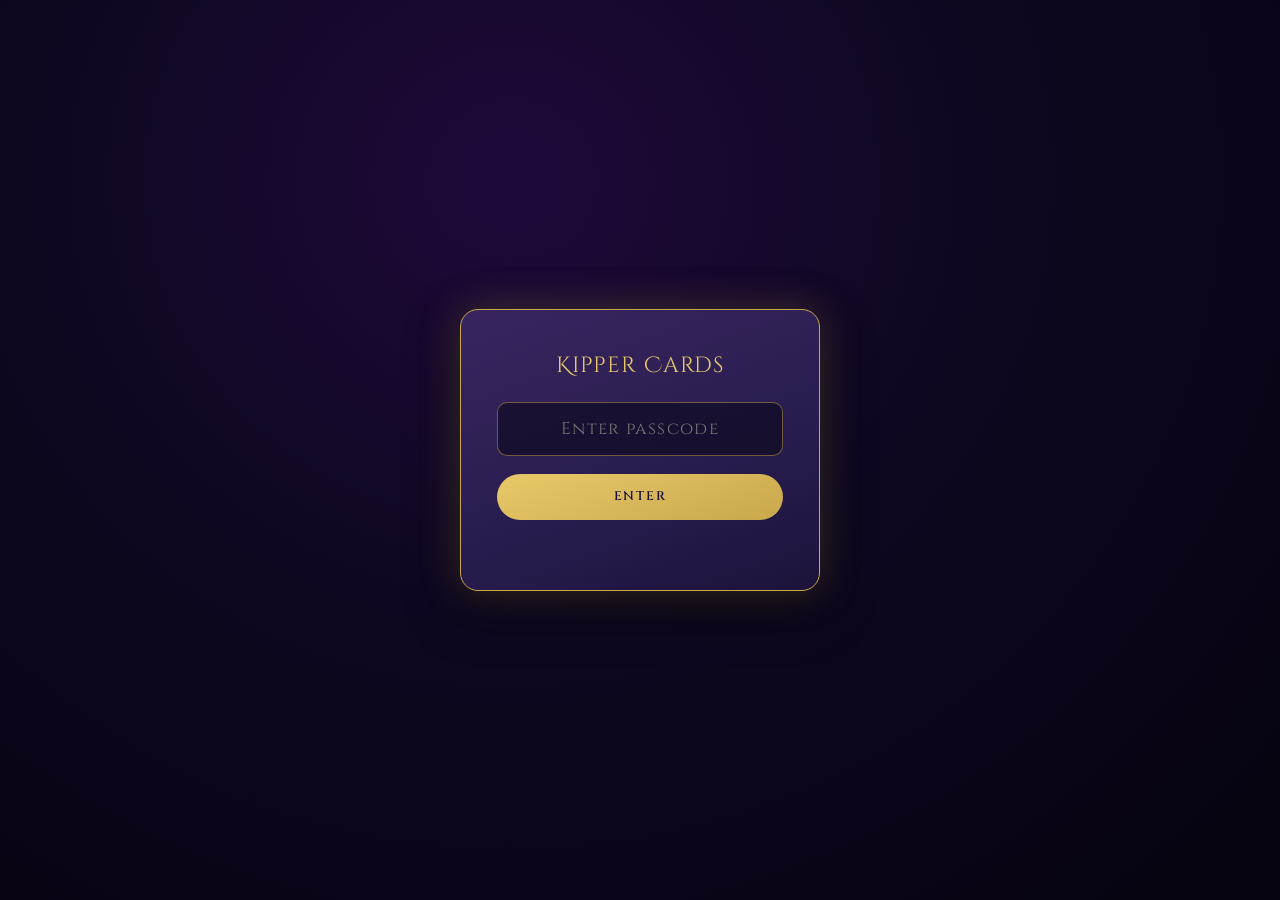
<file: index.html>
<!doctype html>
<html lang="en-GB">
  <head>
    <meta charset="utf-8">
    <meta name="viewport" content="width=device-width, initial-scale=1">
    <meta name="theme-color" content="#0e0720">
    <meta name="description" content="Kipper Cards — a 39-card Kipper oracle reading app, read by neighbouring combinations.">
    <title>Kipper Cards</title>
    <link rel="manifest" href="manifest.json">
    <link rel="icon" href="icons/icon-192.png">
    <link rel="apple-touch-icon" href="icons/icon-512.png">
    <link rel="preconnect" href="https://fonts.googleapis.com">
    <link rel="preconnect" href="https://fonts.gstatic.com" crossorigin>
    <link href="https://fonts.googleapis.com/css2?family=Cinzel+Decorative:wght@400;700&family=Cinzel:wght@400;600&family=Cormorant+Garamond:ital,wght@0,400;0,600;1,400;1,500&display=swap" rel="stylesheet">
    <link rel="stylesheet" href="styles.css">
  </head>
  <body class="is-locked">
    <div class="gate" id="gate">
      <form class="gate-box" id="gate-form">
        <p class="gate-title">Kipper Cards</p>
        <input class="gate-input" id="gate-input" type="password" placeholder="Enter passcode" autocomplete="off" autocapitalize="off" spellcheck="false">
        <button class="gate-btn" type="submit">Enter</button>
        <p class="gate-error" id="gate-error"></p>
      </form>
    </div>
    <script>
      (function () {
        var CODE = "kipper55";
        var KEY = "kipper-unlocked";
        if (localStorage.getItem(KEY) === "yes") document.body.classList.remove("is-locked");
        document.getElementById("gate-form").addEventListener("submit", function (e) {
          e.preventDefault();
          var input = document.getElementById("gate-input");
          var err = document.getElementById("gate-error");
          if (input.value.trim().toLowerCase() === CODE) {
            localStorage.setItem(KEY, "yes");
            document.body.classList.remove("is-locked");
          } else { err.textContent = "Not quite, try again."; input.value = ""; input.focus(); }
        });
      })();
    </script>
    <div id="sky"></div>
    <header class="app-header">
      <div>
        <p class="eyebrow">39-card Kipper oracle</p>
        <h1>Kipper Cards</h1>
      </div>
      <nav class="main-nav" aria-label="Main">
        <a href="#/home">Home</a>
        <a href="#/daily">Daily</a>
        <a href="#/three-card">3-Card</a>
        <a href="#/significator">Significator</a>
        <a href="#/tableau">Tableau</a>
        <a href="#/deck">Deck</a>
        <a href="about.html">About</a>
      </nav>
    </header>

    <main id="app-root"></main>

    <footer class="app-footer">
      <p>Kipper Cards works offline once loaded, and reads upright only — Kipper is traditionally not read reversed.</p>
    </footer>

    <script src="data.js"></script>
    <script src="reading.js"></script>
    <script src="app.js"></script>
  </body>
</html>
</file>
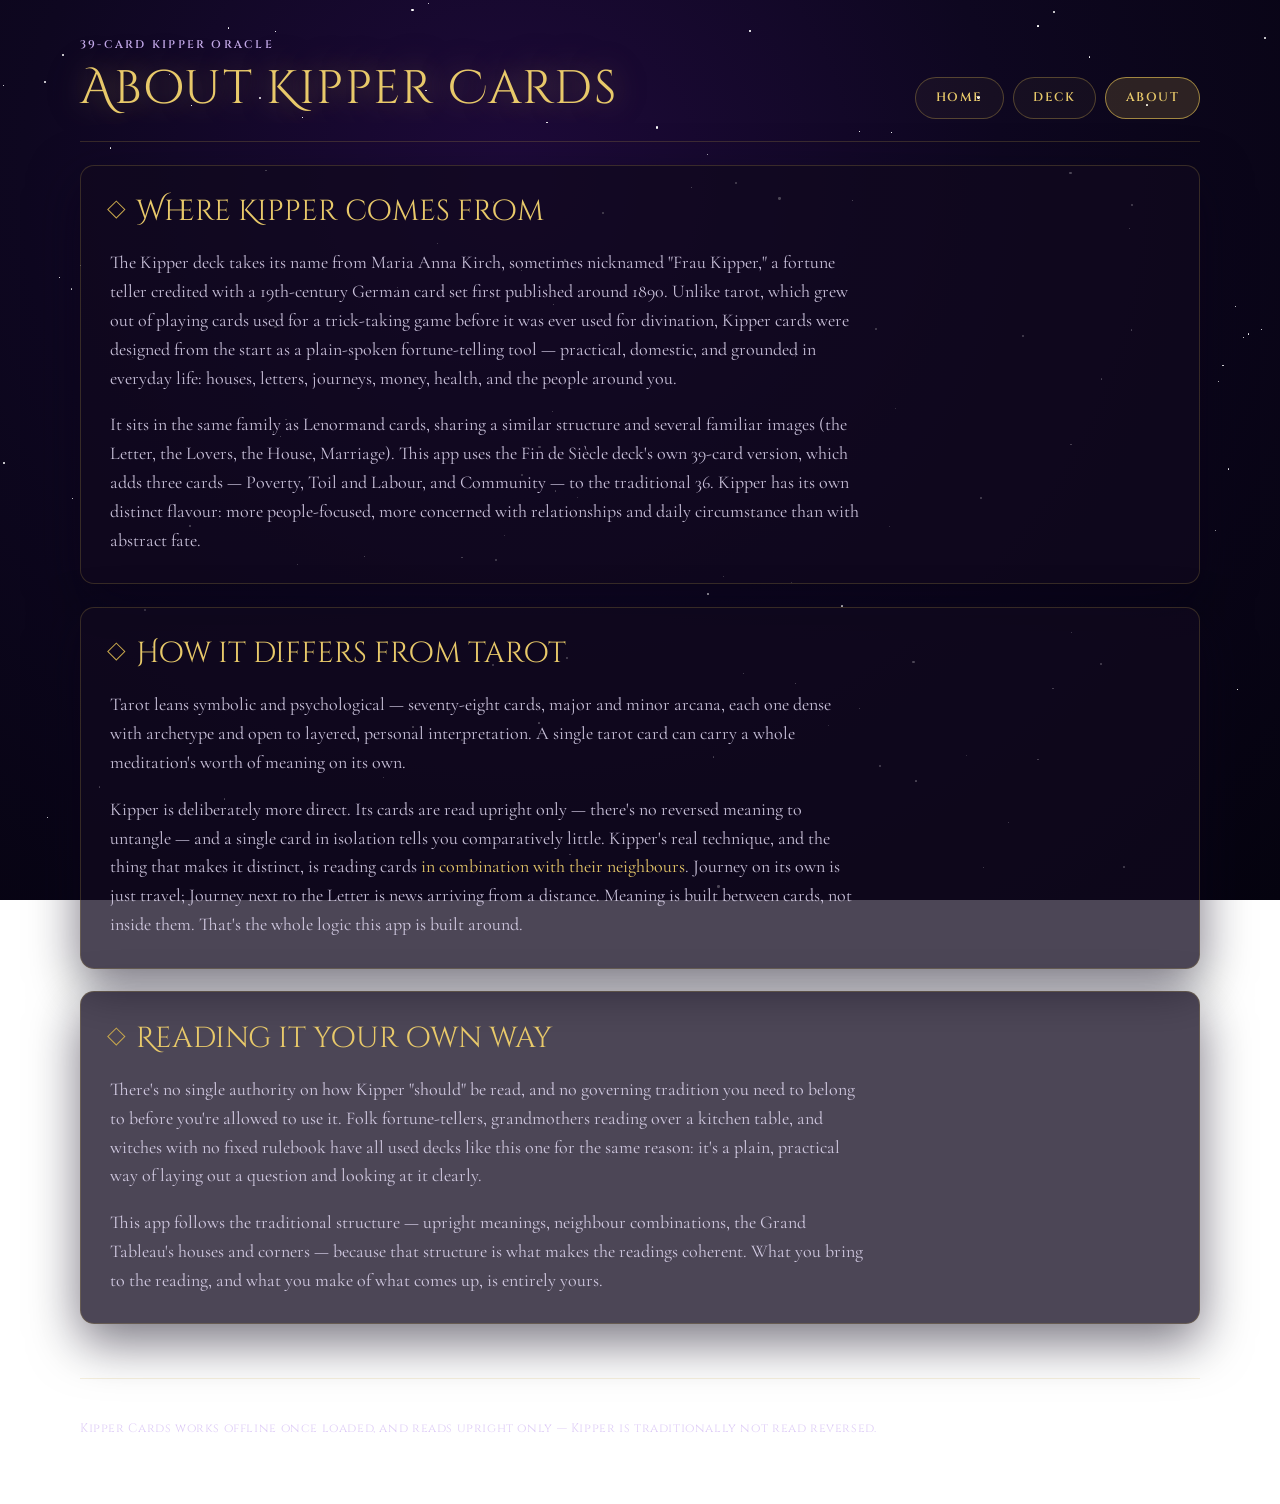
<file: about.html>
<!doctype html>
<html lang="en-GB">
  <head>
    <meta charset="utf-8">
    <meta name="viewport" content="width=device-width, initial-scale=1">
    <meta name="theme-color" content="#0e0720">
    <meta name="description" content="About Kipper Cards — where the deck comes from and how it differs from tarot.">
    <title>About Kipper Cards</title>
    <link rel="manifest" href="manifest.json">
    <link rel="icon" href="icons/icon-192.png">
    <link rel="apple-touch-icon" href="icons/icon-512.png">
    <link rel="preconnect" href="https://fonts.googleapis.com">
    <link rel="preconnect" href="https://fonts.gstatic.com" crossorigin>
    <link href="https://fonts.googleapis.com/css2?family=Cinzel+Decorative:wght@400;700&family=Cinzel:wght@400;600&family=Cormorant+Garamond:ital,wght@0,400;0,600;1,400;1,500&display=swap" rel="stylesheet">
    <link rel="stylesheet" href="styles.css">
  </head>
  <body>
    <div id="sky"></div>
    <header class="app-header">
      <div>
        <p class="eyebrow">39-card Kipper oracle</p>
        <h1>About Kipper Cards</h1>
      </div>
      <nav class="main-nav" aria-label="Main">
        <a href="index.html#/home">Home</a>
        <a href="index.html#/deck">Deck</a>
        <a href="about.html" class="is-active">About</a>
      </nav>
    </header>

    <main>
      <section class="panel">
        <div class="section-heading">
          <span class="diamond" aria-hidden="true"></span>
          <div>
            <h2>Where Kipper comes from</h2>
          </div>
        </div>
        <div class="about-content">
          <p>The Kipper deck takes its name from Maria Anna Kirch, sometimes nicknamed "Frau Kipper," a fortune teller credited with a 19th-century German card set first published around 1890. Unlike tarot, which grew out of playing cards used for a trick-taking game before it was ever used for divination, Kipper cards were designed from the start as a plain-spoken fortune-telling tool — practical, domestic, and grounded in everyday life: houses, letters, journeys, money, health, and the people around you.</p>
          <p>It sits in the same family as Lenormand cards, sharing a similar structure and several familiar images (the Letter, the Lovers, the House, Marriage). This app uses the Fin de Siècle deck's own 39-card version, which adds three cards — Poverty, Toil and Labour, and Community — to the traditional 36. Kipper has its own distinct flavour: more people-focused, more concerned with relationships and daily circumstance than with abstract fate.</p>
        </div>
      </section>

      <section class="panel">
        <div class="section-heading">
          <span class="diamond" aria-hidden="true"></span>
          <div>
            <h2>How it differs from tarot</h2>
          </div>
        </div>
        <div class="about-content">
          <p>Tarot leans symbolic and psychological — seventy-eight cards, major and minor arcana, each one dense with archetype and open to layered, personal interpretation. A single tarot card can carry a whole meditation's worth of meaning on its own.</p>
          <p>Kipper is deliberately more direct. Its cards are read upright only — there's no reversed meaning to untangle — and a single card in isolation tells you comparatively little. Kipper's real technique, and the thing that makes it distinct, is reading cards <em>in combination with their neighbours</em>. Journey on its own is just travel; Journey next to the Letter is news arriving from a distance. Meaning is built between cards, not inside them. That's the whole logic this app is built around.</p>
        </div>
      </section>

      <section class="panel">
        <div class="section-heading">
          <span class="diamond" aria-hidden="true"></span>
          <div>
            <h2>Reading it your own way</h2>
          </div>
        </div>
        <div class="about-content">
          <p>There's no single authority on how Kipper "should" be read, and no governing tradition you need to belong to before you're allowed to use it. Folk fortune-tellers, grandmothers reading over a kitchen table, and witches with no fixed rulebook have all used decks like this one for the same reason: it's a plain, practical way of laying out a question and looking at it clearly.</p>
          <p>This app follows the traditional structure — upright meanings, neighbour combinations, the Grand Tableau's houses and corners — because that structure is what makes the readings coherent. What you bring to the reading, and what you make of what comes up, is entirely yours.</p>
        </div>
      </section>
    </main>

    <footer class="app-footer">
      <p>Kipper Cards works offline once loaded, and reads upright only — Kipper is traditionally not read reversed.</p>
    </footer>

    <script>
      (function buildSky() {
        const f = document.createDocumentFragment();
        for (let i = 0; i < 120; i++) {
          const s = document.createElement('div');
          s.className = 's';
          const sz = Math.random() * 2 + 0.4;
          Object.assign(s.style, {
            width: sz + 'px',
            height: sz + 'px',
            top: Math.random() * 100 + '%',
            left: Math.random() * 100 + '%',
            '--d': (Math.random() * 5 + 2) + 's',
            '--dl': (Math.random() * 7) + 's'
          });
          f.appendChild(s);
        }
        document.getElementById('sky').appendChild(f);
      })();
    </script>
  </body>
</html>
</file>
<file: styles.css>
*, *::before, *::after {
  box-sizing: border-box;
}

:root {
  --gold: #c9a84c;
  --gold2: #e8c96a;
  --mist: #e8dff5;
  --soft: #9b80c4;
  --lav: #c4aae8;
}

html {
  font-size: 18px;
}

body {
  min-height: 100vh;
  margin: 0;
  background: radial-gradient(ellipse at 40% 20%, #1e0a3a 0%, #0e0720 45%, #05030f 100%) fixed;
  font-family: 'Cormorant Garamond', serif;
  color: var(--mist);
  line-height: 1.6;
}

/* ── twinkling stars ── */

#sky {
  position: fixed;
  inset: 0;
  pointer-events: none;
  z-index: 0;
  overflow: hidden;
}

.s {
  position: absolute;
  border-radius: 50%;
  background: #fff;
  animation: tw var(--d) ease-in-out infinite var(--dl);
}

@keyframes tw {
  0%, 100% { opacity: .08; }
  50% { opacity: .9; }
}

button,
input {
  font: inherit;
}

button {
  min-height: 44px;
  cursor: pointer;
}

button:disabled {
  cursor: not-allowed;
  opacity: 0.45;
}

a {
  color: var(--gold2);
}

:focus-visible {
  outline: 2px solid var(--gold2);
  outline-offset: 3px;
}

.app-header {
  position: relative;
  z-index: 1;
  display: flex;
  align-items: end;
  justify-content: space-between;
  flex-wrap: wrap;
  gap: 1rem;
  width: min(1120px, calc(100% - 2rem));
  margin: 0 auto;
  padding: 2rem 0 1.25rem;
  border-bottom: 1px solid rgba(201, 168, 76, 0.22);
}

.eyebrow {
  margin: 0 0 0.35rem;
  font-family: 'Cinzel', serif;
  font-size: 0.62rem;
  font-weight: 600;
  letter-spacing: 0.2em;
  text-transform: uppercase;
  color: var(--lav);
}

h1, h2, h3 {
  margin: 0;
  font-family: 'Cinzel Decorative', cursive;
  font-weight: 400;
  line-height: 1.25;
}

h1 {
  font-size: clamp(1.7rem, 6vw, 2.6rem);
  color: var(--gold2);
  text-shadow: 0 0 28px rgba(200, 168, 76, 0.5), 0 0 60px rgba(140, 60, 200, 0.3);
  letter-spacing: 0.03em;
}

h2 {
  font-size: clamp(1.2rem, 4vw, 1.6rem);
  color: var(--gold2);
}

h3 {
  margin: 1.4rem 0 0.75rem;
  padding-top: 1rem;
  border-top: 1px solid rgba(201, 168, 76, 0.2);
  font-size: 1.1rem;
  color: var(--gold2);
}

main {
  position: relative;
  z-index: 1;
  display: grid;
  gap: 1.25rem;
  width: min(1120px, calc(100% - 2rem));
  margin: 0 auto;
  padding: 1.25rem 0 3rem;
}

.panel {
  padding: clamp(1.1rem, 4vw, 1.6rem);
  border: 1px solid rgba(201, 168, 76, 0.22);
  border-radius: 14px;
  background: rgba(16, 8, 30, 0.75);
  box-shadow: 0 18px 50px rgba(10, 4, 24, 0.55);
}

.section-heading {
  display: flex;
  align-items: start;
  gap: 0.75rem;
  margin-bottom: 1rem;
}

.section-heading p {
  max-width: 54rem;
  margin: 0.3rem 0 0;
  color: rgba(228, 220, 245, 0.75);
  font-size: 1.02rem;
}

.diamond {
  width: 0.7rem;
  height: 0.7rem;
  margin-top: 0.5rem;
  flex: 0 0 auto;
  border: 1px solid var(--gold);
  transform: rotate(45deg);
}

/* ── nav / pill buttons ── */

.main-nav {
  position: relative;
  z-index: 1;
  display: flex;
  flex-wrap: wrap;
  gap: 0.5rem;
}

.main-nav a,
.plain-button,
.primary-button,
.filter-button {
  display: inline-flex;
  align-items: center;
  justify-content: center;
  font-family: 'Cinzel', serif;
  font-size: 0.68rem;
  font-weight: 600;
  letter-spacing: 0.12em;
  text-transform: uppercase;
  border-radius: 24px;
  border: 1px solid rgba(201, 168, 76, 0.35);
  background: rgba(201, 168, 76, 0.05);
  color: var(--gold2);
  text-decoration: none;
  padding: 0.55rem 1.1rem;
  transition: all 0.25s ease;
}

.main-nav a:hover,
.plain-button:hover,
.primary-button:hover,
.filter-button:hover {
  background: rgba(201, 168, 76, 0.14);
  border-color: rgba(201, 168, 76, 0.7);
  box-shadow: 0 0 14px rgba(201, 168, 76, 0.18);
}

.main-nav a.is-active,
.primary-button,
.filter-button.is-active,
.plain-button[aria-pressed="true"] {
  background: rgba(201, 168, 76, 0.18);
  border-color: rgba(201, 168, 76, 0.75);
  color: var(--gold2);
}

/* ── spread chooser ── */

.spread-grid {
  display: grid;
  grid-template-columns: repeat(auto-fit, minmax(15rem, 1fr));
  gap: 0.9rem;
}

.spread-choice {
  display: grid;
  gap: 0.4rem;
  padding: 1.1rem;
  border: 1px solid rgba(201, 168, 76, 0.28);
  border-radius: 12px;
  background: linear-gradient(160deg, rgba(52, 34, 94, 0.55) 0%, rgba(26, 17, 56, 0.65) 100%);
  color: var(--mist);
  text-align: left;
  text-decoration: none;
  transition: all 0.25s ease;
}

.spread-choice:hover {
  border-color: rgba(201, 168, 76, 0.6);
  box-shadow: 0 0 20px rgba(140, 70, 220, 0.2);
  transform: translateY(-2px);
}

.spread-choice h3 {
  margin: 0;
  padding: 0;
  border: 0;
  font-size: 1.05rem;
}

.spread-choice p {
  margin: 0;
  color: rgba(228, 220, 245, 0.7);
  font-size: 0.92rem;
  font-style: italic;
}

/* ── card visuals ── */

.card-tile {
  display: grid;
  gap: 0.55rem;
  padding: 0.95rem;
  min-width: 0;
  border: 1px solid rgba(201, 168, 76, 0.4);
  border-radius: 14px;
  background: linear-gradient(160deg, #34225e 0%, #261a4a 60%, #1a1138 100%);
  box-shadow: 0 8px 34px rgba(20, 5, 50, 0.6);
}

.card-face {
  position: relative;
  display: grid;
  place-items: center;
  width: 100%;
  align-self: start;
  aspect-ratio: 3 / 4;
  border-radius: 10px;
  background: radial-gradient(ellipse at 50% 40%, rgba(120, 50, 200, 0.22), transparent 65%);
  overflow: hidden;
}

.card-meaning {
  min-width: 0;
  overflow-wrap: break-word;
}

.card-face::before {
  content: '';
  position: absolute;
  inset: 6px;
  border: 1px solid rgba(201, 168, 76, 0.2);
  border-radius: 8px;
  pointer-events: none;
}

.card-face svg {
  width: 56%;
  height: 56%;
  filter: drop-shadow(0 0 8px rgba(201, 168, 76, 0.35));
}

.card-number {
  color: rgba(201, 168, 76, 0.75);
  font-family: 'Cinzel', serif;
  font-size: 0.62rem;
  letter-spacing: 0.1em;
  text-transform: uppercase;
}

.card-name {
  font-family: 'Cinzel', serif;
  font-weight: 600;
  font-size: 0.95rem;
  letter-spacing: 0.1em;
  text-transform: uppercase;
  color: var(--gold2);
}

.card-meaning {
  margin: 0;
  color: rgba(228, 220, 245, 0.82);
  font-size: 0.95rem;
  font-style: italic;
}

.card-label {
  font-family: 'Cinzel', serif;
  font-size: 0.6rem;
  font-weight: 600;
  letter-spacing: 0.18em;
  text-transform: uppercase;
  color: var(--lav);
}

/* ── deck browser ── */

.deck-grid {
  display: grid;
  grid-template-columns: repeat(auto-fill, minmax(9.5rem, 1fr));
  gap: 0.75rem;
}

.search-input {
  width: min(100%, 32rem);
  min-height: 48px;
  padding: 0.6rem 0.85rem;
  border: 1px solid rgba(201, 168, 76, 0.3);
  border-radius: 10px;
  background: rgba(255, 255, 255, 0.04);
  color: var(--mist);
  margin: 0.5rem 0 1rem;
}

.search-input::placeholder {
  color: rgba(200, 170, 240, 0.4);
  font-style: italic;
}

/* ── spreads layout ── */

.spread-cards {
  display: grid;
  grid-template-columns: repeat(auto-fit, minmax(11rem, 1fr));
  gap: 1rem;
}

.combination-list {
  display: grid;
  gap: 0.65rem;
  margin: 1rem 0 0;
  padding: 0;
  list-style: none;
}

.combination-list li {
  padding-top: 0.65rem;
  border-top: 1px solid rgba(201, 168, 76, 0.18);
  font-style: italic;
  color: rgba(228, 220, 245, 0.85);
}

/* ── significator spread ── */

.significator-picker {
  display: flex;
  gap: 0.75rem;
  margin-bottom: 1rem;
  flex-wrap: wrap;
}

.significator-layout {
  display: grid;
  grid-template-columns: repeat(3, minmax(0, 1fr));
  grid-template-areas:
    ".    above  ."
    "left center right"
    ".    below  .";
  gap: 0.75rem;
  max-width: 40rem;
}

.significator-layout .slot-above { grid-area: above; }
.significator-layout .slot-below { grid-area: below; }
.significator-layout .slot-left { grid-area: left; }
.significator-layout .slot-right { grid-area: right; }
.significator-layout .slot-center { grid-area: center; }

/* ── grand tableau ── */

.tableau-controls {
  display: flex;
  flex-wrap: wrap;
  gap: 0.75rem;
  align-items: center;
  margin-bottom: 1rem;
}

.tableau-grid {
  display: grid;
  grid-template-columns: repeat(9, 1fr);
  gap: 0.35rem;
  overflow-x: auto;
}

.tableau-tile {
  display: grid;
  place-items: center;
  gap: 0.1rem;
  aspect-ratio: 3 / 4;
  min-width: 3.6rem;
  padding: 0.3rem 0.2rem;
  border: 1px solid rgba(201, 168, 76, 0.3);
  border-radius: 6px;
  background: linear-gradient(160deg, #2a1c4e 0%, #1a1138 100%);
  text-align: center;
  font-size: 0.7rem;
}

.tableau-tile .tile-icon {
  width: 1.5rem;
  height: 1.5rem;
}

.tableau-tile .tile-icon svg {
  width: 100%;
  height: 100%;
  color: var(--gold2);
}

.tableau-tile.is-significator {
  background: rgba(201, 168, 76, 0.28);
  box-shadow: 0 0 14px rgba(201, 168, 76, 0.5);
  border-color: var(--gold2);
}

.tableau-tile.is-near {
  background: rgba(201, 168, 76, 0.12);
  border-color: rgba(201, 168, 76, 0.5);
}

.tableau-tile.is-corner {
  border-style: dashed;
}

.tableau-tile .tile-name {
  font-family: 'Cinzel', serif;
  font-size: 0.6rem;
  letter-spacing: 0.01em;
  color: var(--gold2);
  line-height: 1.1;
  overflow: hidden;
  text-overflow: ellipsis;
  white-space: nowrap;
  max-width: 100%;
}

.tableau-tile .tile-number {
  color: rgba(200, 170, 240, 0.6);
  font-size: 0.6rem;
}

.tableau-detail {
  margin-top: 1.25rem;
  display: grid;
  gap: 0.85rem;
}

.tableau-detail p {
  margin: 0;
  color: rgba(228, 220, 245, 0.85);
}

.tableau-detail strong {
  color: var(--gold2);
  font-weight: 600;
}

/* ── about page ── */

.about-content {
  display: grid;
  gap: 1rem;
  max-width: 42rem;
}

.about-content p {
  margin: 0;
  color: rgba(228, 220, 245, 0.88);
}

.about-content em {
  color: var(--gold2);
  font-style: normal;
}

footer.app-footer {
  position: relative;
  z-index: 1;
  width: min(1120px, calc(100% - 2rem));
  margin: 0 auto;
  padding: 1.5rem 0 3rem;
  color: rgba(200, 170, 240, 0.6);
  font-family: 'Cinzel', serif;
  font-size: 0.68rem;
  letter-spacing: 0.05em;
  border-top: 1px solid rgba(201, 168, 76, 0.18);
}

.empty-state {
  margin: 0;
  padding: 1rem 0;
  border-top: 1px solid rgba(201, 168, 76, 0.18);
  color: rgba(228, 220, 245, 0.6);
}

details summary {
  font-family: 'Cinzel', serif;
  font-size: 0.62rem;
  letter-spacing: 0.08em;
  text-transform: uppercase;
  color: rgba(200, 170, 240, 0.7);
  cursor: pointer;
}

@media (max-width: 640px) {
  .app-header {
    align-items: start;
  }

  .deck-grid {
    grid-template-columns: repeat(2, minmax(0, 1fr));
  }

  .significator-layout {
    max-width: none;
    grid-template-columns: 1fr;
    grid-template-areas:
      "above"
      "left"
      "center"
      "right"
      "below";
    gap: 0.6rem;
  }

  .significator-layout .card-tile {
    grid-template-columns: 4.5rem 1fr;
    grid-template-areas:
      "face label"
      "face number"
      "face name"
      "face meaning";
    align-items: start;
    column-gap: 0.9rem;
    row-gap: 0.2rem;
    padding: 0.8rem;
  }

  .significator-layout .card-face {
    grid-area: face;
    width: 4.5rem;
    align-self: center;
  }

  .significator-layout .card-label { grid-area: label; }
  .significator-layout .card-number { grid-area: number; align-self: end; }
  .significator-layout .card-name { grid-area: name; }
  .significator-layout .card-meaning { grid-area: meaning; }
  .significator-layout .playing-card-badge { grid-column: 2; }

  .tableau-tile {
    min-width: 2.6rem;
    font-size: 0.6rem;
  }

  .tableau-tile .tile-icon {
    width: 1.1rem;
    height: 1.1rem;
  }

  .tableau-tile .tile-name {
    display: none;
  }
}

/* ── passcode gate (casual privacy only, not real security) ── */
body.is-locked > *:not(.gate) { display: none; }
.gate {
  display: none; position: fixed; inset: 0; z-index: 9999;
  background: radial-gradient(ellipse at 40% 20%, #1e0a3a 0%, #0e0720 45%, #05030f 100%);
  align-items: center; justify-content: center;
}
body.is-locked .gate { display: flex; }
.gate-box {
  display: flex; flex-direction: column; align-items: center; gap: 1rem;
  padding: 2.2rem 2rem;
  background: linear-gradient(160deg, #382560 0%, #281c4e 60%, #1c133a 100%);
  border: 1px solid var(--gold); border-radius: 18px;
  box-shadow: 0 0 40px rgba(201,168,76,.25), 0 18px 50px rgba(0,0,0,.55);
  width: min(90vw, 20rem);
}
.gate-title { font-family:'Cinzel Decorative',cursive; font-size:1.2rem; color:var(--gold2); text-align:center; margin:0; letter-spacing:.04em; }
.gate-input {
  width:100%; padding:.7rem .9rem; border-radius:10px;
  border:1px solid rgba(201,168,76,.5); background:rgba(5,3,15,.5);
  color:var(--mist); text-align:center; font-family:'Cinzel',serif; letter-spacing:.08em; font-size:.95rem; outline:none;
}
.gate-input:focus { border-color:var(--gold2); }
.gate-btn {
  width:100%; padding:.7rem 1.3rem; border:none; border-radius:999px;
  background:linear-gradient(160deg, #e8c96a 0%, #c9a84c 100%); color:#1c133a;
  font-family:'Cinzel',serif; font-weight:600; letter-spacing:.14em; text-transform:uppercase; font-size:.7rem; cursor:pointer; min-height:44px;
}
.gate-btn:active { opacity:.85; }
.gate-error { margin:0; min-height:1.2em; color:#e6b8d0; font-family:'Cinzel',serif; font-size:.62rem; letter-spacing:.1em; }
</file>
